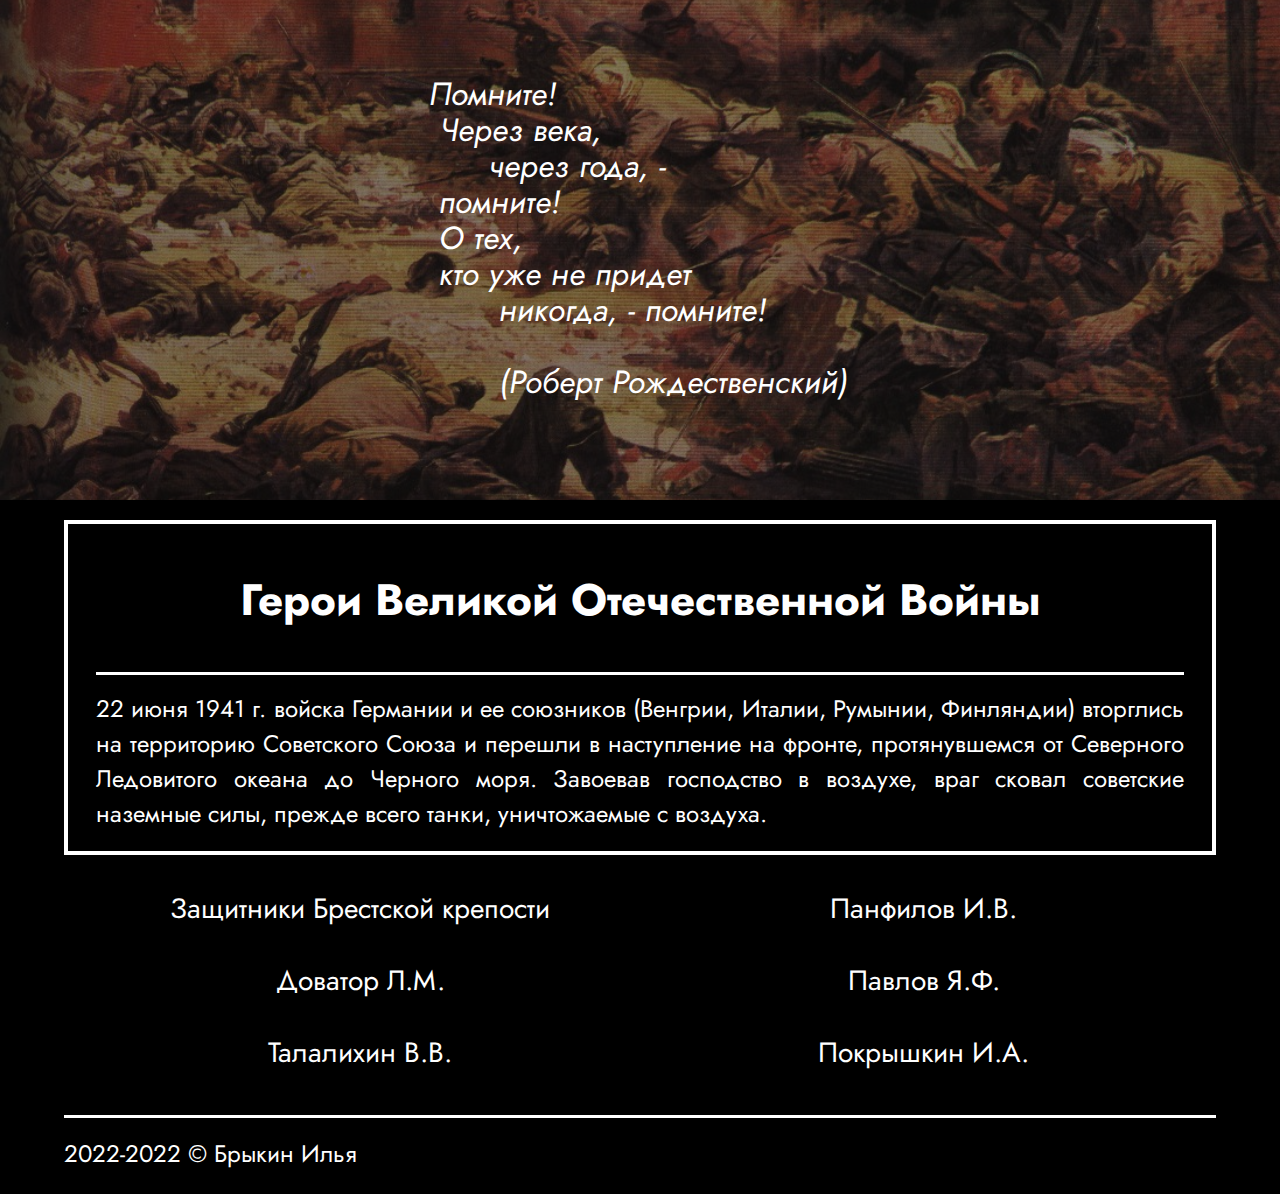
<file: index.html>
<html>
	<head>
    	<title>Помните - Главная</title>
		<meta name="viewport" content="width=device-width, initial-scale=1.0">
		<link rel="preconnect" href="https://fonts.googleapis.com">
		<link rel="preconnect" href="https://fonts.gstatic.com" crossorigin>
		<link href="https://fonts.googleapis.com/css2?family=Jost&display=swap" rel="stylesheet">
		<link rel="stylesheet" href="style/style.css" type="text/css">
		<style>
			.border {
				box-sizing: border-box;
				padding: 20px 28px 20px 28px;
				margin: 0 auto;
				margin-bottom: 24px;
				width: 100%;
				border: solid white 4px;
			}
			.story {
				font-size: 24px;
				color: white;
				text-align: justify;
				margin: 0;
				margin-top: 16px;
				width: auto;
			}
			.heroes {
				width: 90%;
				margin: auto;
			}
			footer {
				width: 90%;
				margin: auto;
			}
			@media screen and (max-width: 768px) {
				.heroes {
					width: 90%;
					padding: 20px 0px 0px 0px;
				}
				footer {
					width: 90%;
					margin: auto;
				}
			}
		</style>
	</head>
	<body>
		<div class="main">
			<a href="index.html" class="img-link">
				<div class="main-img">
					<div class="main-img-overlay">
						<p class="art"><i>Помните!<br>
							&nbspЧерез века,<br>
											 &nbsp&nbsp&nbsp&nbsp&nbsp&nbspчерез года, -<br>
							   &nbspпомните!<br>
							   &nbspО тех,<br>
							   &nbspкто уже  не придет<br>
													 &nbsp&nbsp&nbsp&nbsp&nbsp&nbsp&nbspникогда, - помните!<br><br>
							
													  &nbsp&nbsp&nbsp&nbsp&nbsp&nbsp&nbsp(Роберт Рождественский)</i>
										</p>
					</div>
				</div>
			</a>
			<div class="heroes">
				<div class="border">
					<h1 class="title">Герои Великой Отечественной Войны</h1>
					<div class="line"></div>
					<p class="story">22 июня 1941 г. войска Германии и ее союзников (Венгрии, Италии, Румынии, Финляндии) вторглись на территорию Советского Союза и перешли в наступление на фронте, протянувшемся от Северного Ледовитого океана до Черного моря. Завоевав господство в воздухе, враг сковал советские наземные силы, прежде всего танки, уничтожаемые с воздуха.</p>
				</div>
				<div class="list-heroes">
					<div class="pare">
						<a class="link-button" href="br-kr.html"><div class="button">
							<p>Защитники Брестской крепости</p>
						</div></a>
						<a class="link-button" href="panf.html"><div class="button">
							<p>Панфилов И.В.</p>
						</div></a>
					</div>
					<div class="pare">
						<a class="link-button" href="dovator.html"><div class="button">
							<p>Доватор Л.М.</p>
						</div></a>
						<a class="link-button" href="pav.html"><div class="button">
							<p>Павлов Я.Ф.</p>
						</div></a>
					</div>
					<div class="pare">
						<a class="link-button" href="tal.html"><div class="button">
							<p>Талалихин В.В.</p>
						</div></a>
						<a class="link-button" href="pokr.html"><div class="button">
							<p>Покрышкин И.А.</p>
						</div></a>
					</div>
				</div>
			</div>
			<footer>
				<div class="line" style="width: 100%; height: 4px;"></div>
				<a href="index.html" style="text-decoration: none; line-height: 32px;" class="copy">2022-2022 © Брыкин Илья</a>
			</footer>
		</div>
	</body>
</html>
</file>
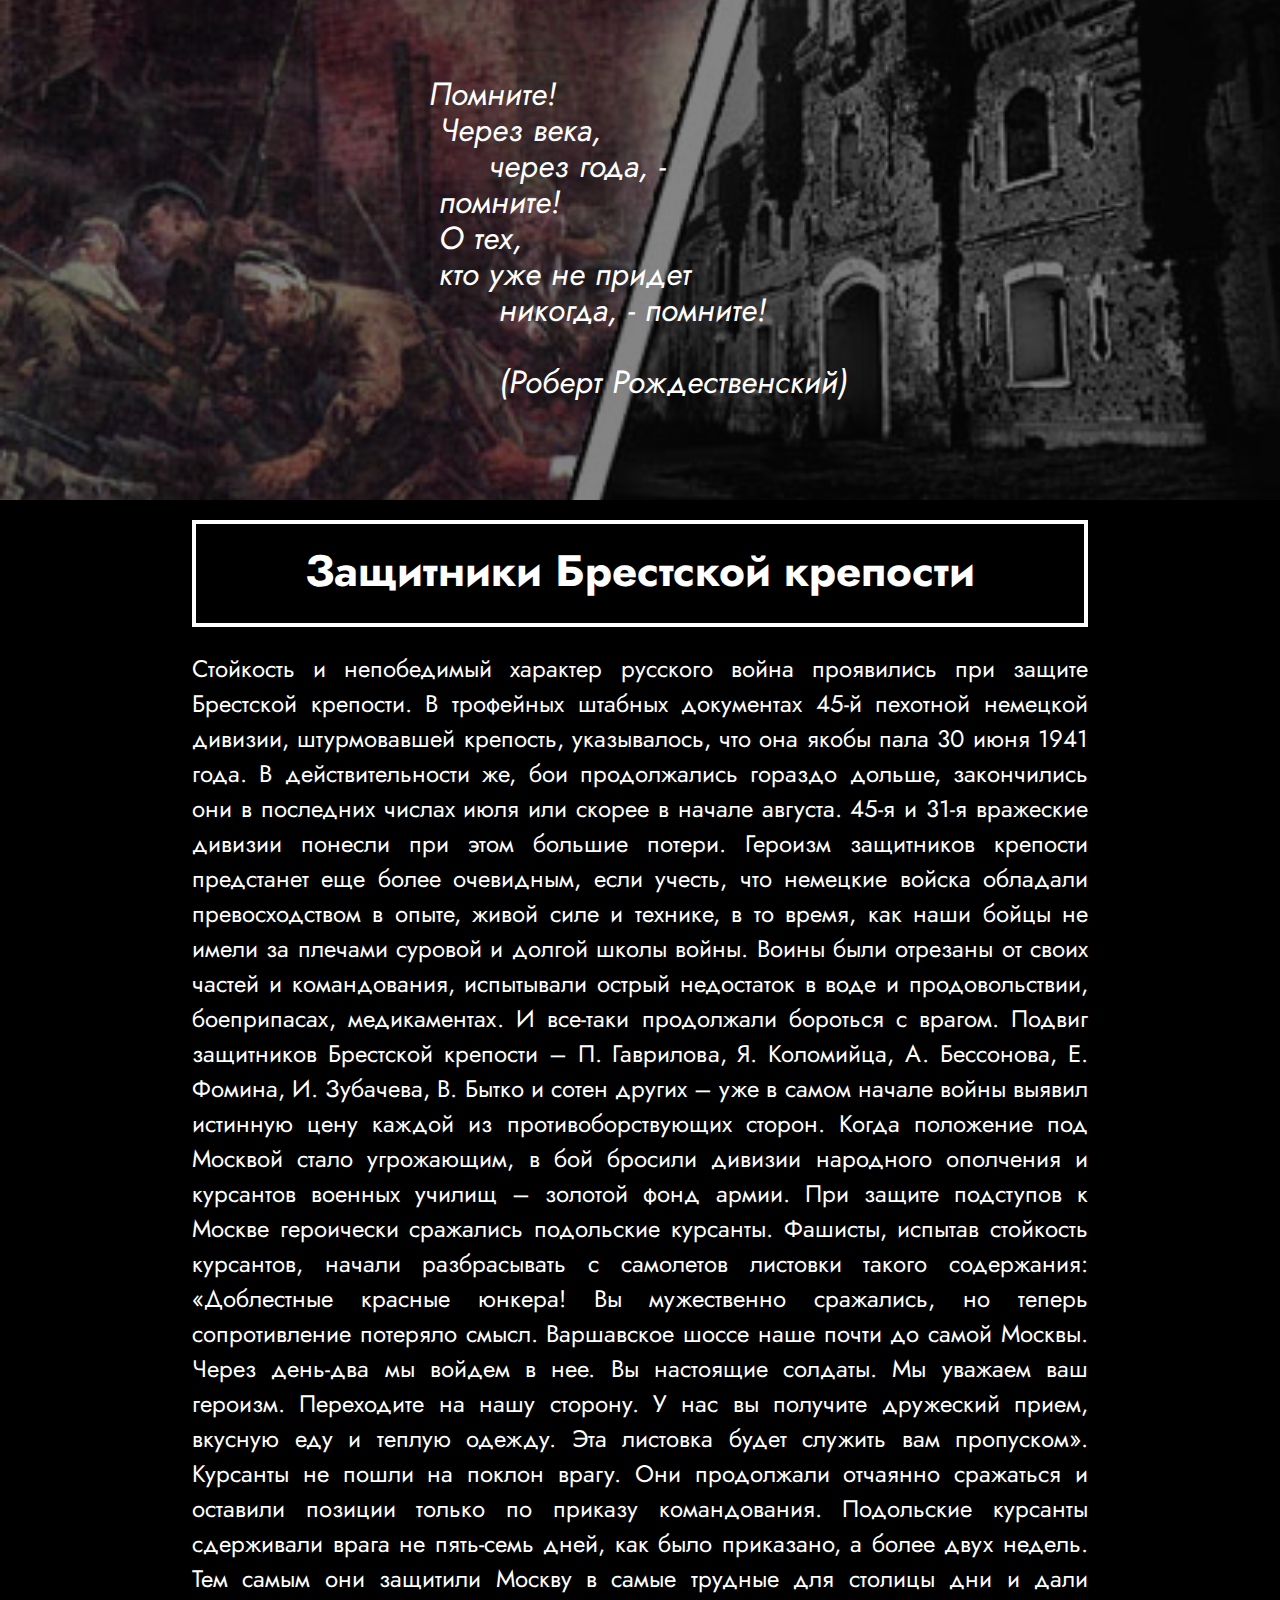
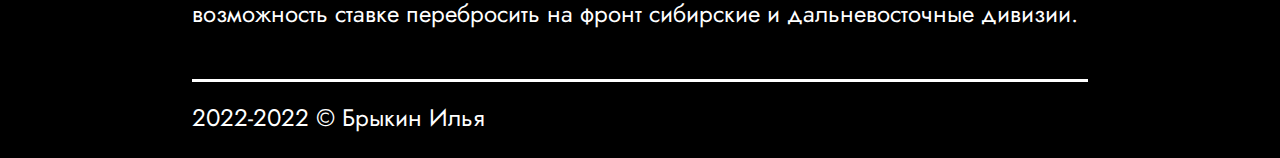
<file: br-kr.html>
<html>
	<head>
    	<title>Помните - Защитники Брестской крепости</title>
		<meta name="viewport" content="width=device-width, initial-scale=1.0">
		<link rel="preconnect" href="https://fonts.googleapis.com">
		<link rel="preconnect" href="https://fonts.gstatic.com" crossorigin>
		<link href="https://fonts.googleapis.com/css2?family=Jost&display=swap" rel="stylesheet">
		<link rel="stylesheet" href="style/style.css" type="text/css">
		<style type="text/css">
			.main-img {
				position: relative;
    			top: -32;
				width: 100%;
				height: 500px;
				background-image: url("img/Br-kr.jpg");
				background-repeat: no-repeat;
				background-size: cover;
				background-position: 50% 70%;
			}
			@media screen and (max-width: 768px) {
				.heroes {
					width: 90%;
					margin: auto;
				}
			}

		</style>
	</head>
	<body>
		<div class="main">
			<a href="index.html" class="img-link">
				<div class="main-img">
					<div class="main-img-overlay">
						<p class="art"><i>Помните!<br>
							&nbspЧерез века,<br>
											 &nbsp&nbsp&nbsp&nbsp&nbsp&nbspчерез года, -<br>
							   &nbspпомните!<br>
							   &nbspО тех,<br>
							   &nbspкто уже  не придет<br>
													 &nbsp&nbsp&nbsp&nbsp&nbsp&nbsp&nbspникогда, - помните!<br><br>
							
													  &nbsp&nbsp&nbsp&nbsp&nbsp&nbsp&nbsp(Роберт Рождественский)</i>
										</p>
					</div>
				</div>
			</a>
			<div class="heroes">
				<div class="border" style="padding: 20px 0px 24px 0px;">
					<h1 class="title" style="margin: 0 auto;">Защитники Брестской крепости</h1>
				</div>
				<p class="story">Стойкость и непобедимый характер русского война проявились при защите Брестской крепости. В трофейных штабных документах 45-й пехотной немецкой дивизии, штурмовавшей крепость, указывалось, что она якобы пала 30 июня 1941 года. В действительности же, бои продолжались гораздо дольше, закончились они в последних числах июля или скорее в начале августа. 45-я и 31-я вражеские дивизии понесли при этом большие потери. Героизм защитников крепости предстанет еще более очевидным, если учесть, что немецкие войска обладали превосходством в опыте, живой силе и технике, в то время, как наши бойцы не имели за плечами суровой и долгой школы войны. Воины были отрезаны от своих частей и командования, испытывали острый недостаток в воде и продовольствии, боеприпасах, медикаментах. И все-таки продолжали бороться с врагом. Подвиг защитников Брестской крепости – П. Гаврилова, Я. Коломийца, А. Бессонова, Е. Фомина, И. Зубачева, В. Бытко и сотен других – уже в самом начале войны выявил истинную цену каждой из противоборствующих сторон. 
					Когда положение под Москвой стало угрожающим, в бой бросили дивизии народного ополчения и курсантов военных училищ – золотой фонд армии. При защите подступов к Москве героически сражались подольские курсанты. Фашисты, испытав стойкость курсантов, начали разбрасывать с самолетов листовки такого содержания: «Доблестные красные юнкера! Вы мужественно сражались, но теперь сопротивление потеряло смысл. Варшавское шоссе наше почти до самой Москвы. Через день-два мы войдем в нее. Вы настоящие солдаты. Мы уважаем ваш героизм. Переходите на нашу сторону. У нас вы получите дружеский прием, вкусную еду и теплую одежду. Эта листовка будет служить вам пропуском». Курсанты не пошли на поклон врагу. Они продолжали отчаянно сражаться и оставили позиции только по приказу командования. Подольские курсанты сдерживали врага не пять-семь дней, как было приказано, а более двух недель. Тем самым они защитили Москву в самые трудные для столицы дни и дали возможность ставке перебросить на фронт сибирские и дальневосточные дивизии. 
				</p>
			</div>
			<footer>
				<div class="line" style="width: 100%; height: 4px;"></div>
				<a href="index.html" style="text-decoration: none; line-height: 32px;" class="copy">2022-2022 © Брыкин Илья</a>
			</footer>
		</div>
	</body>
</html>
</file>
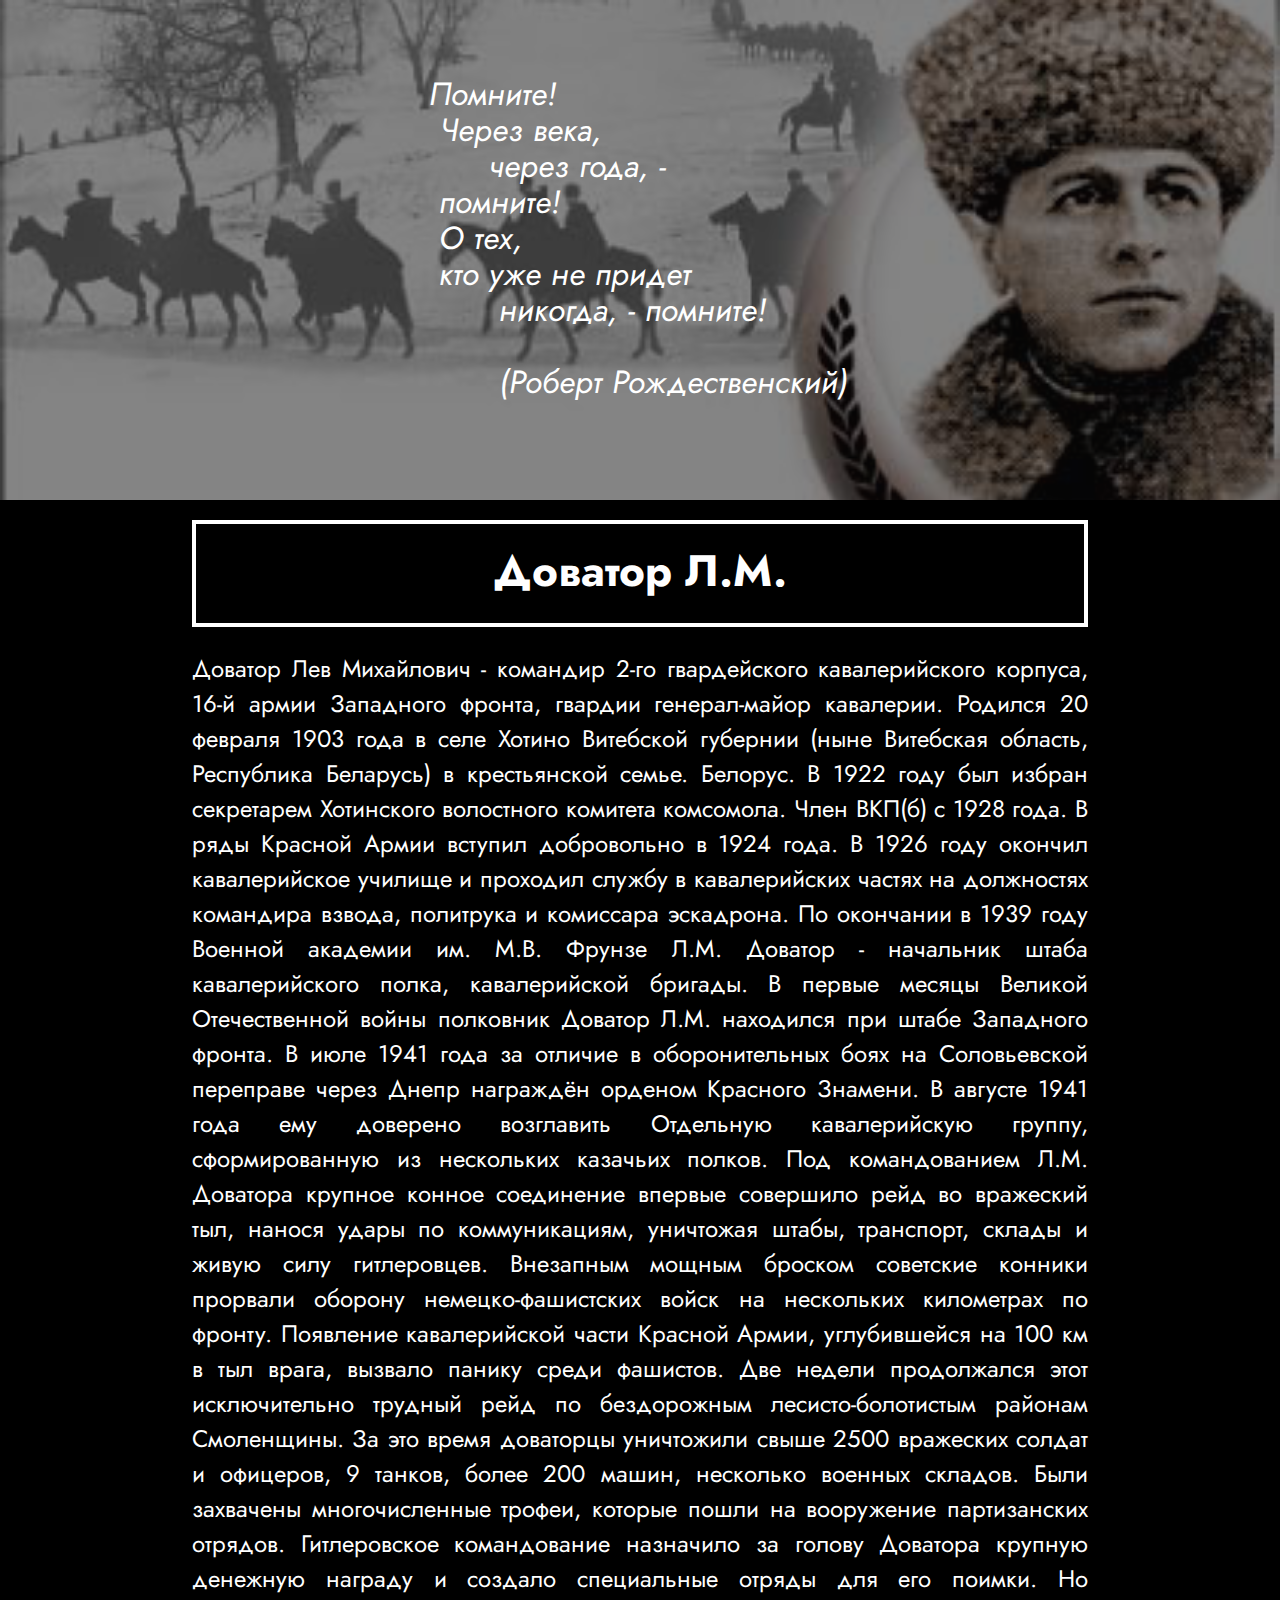
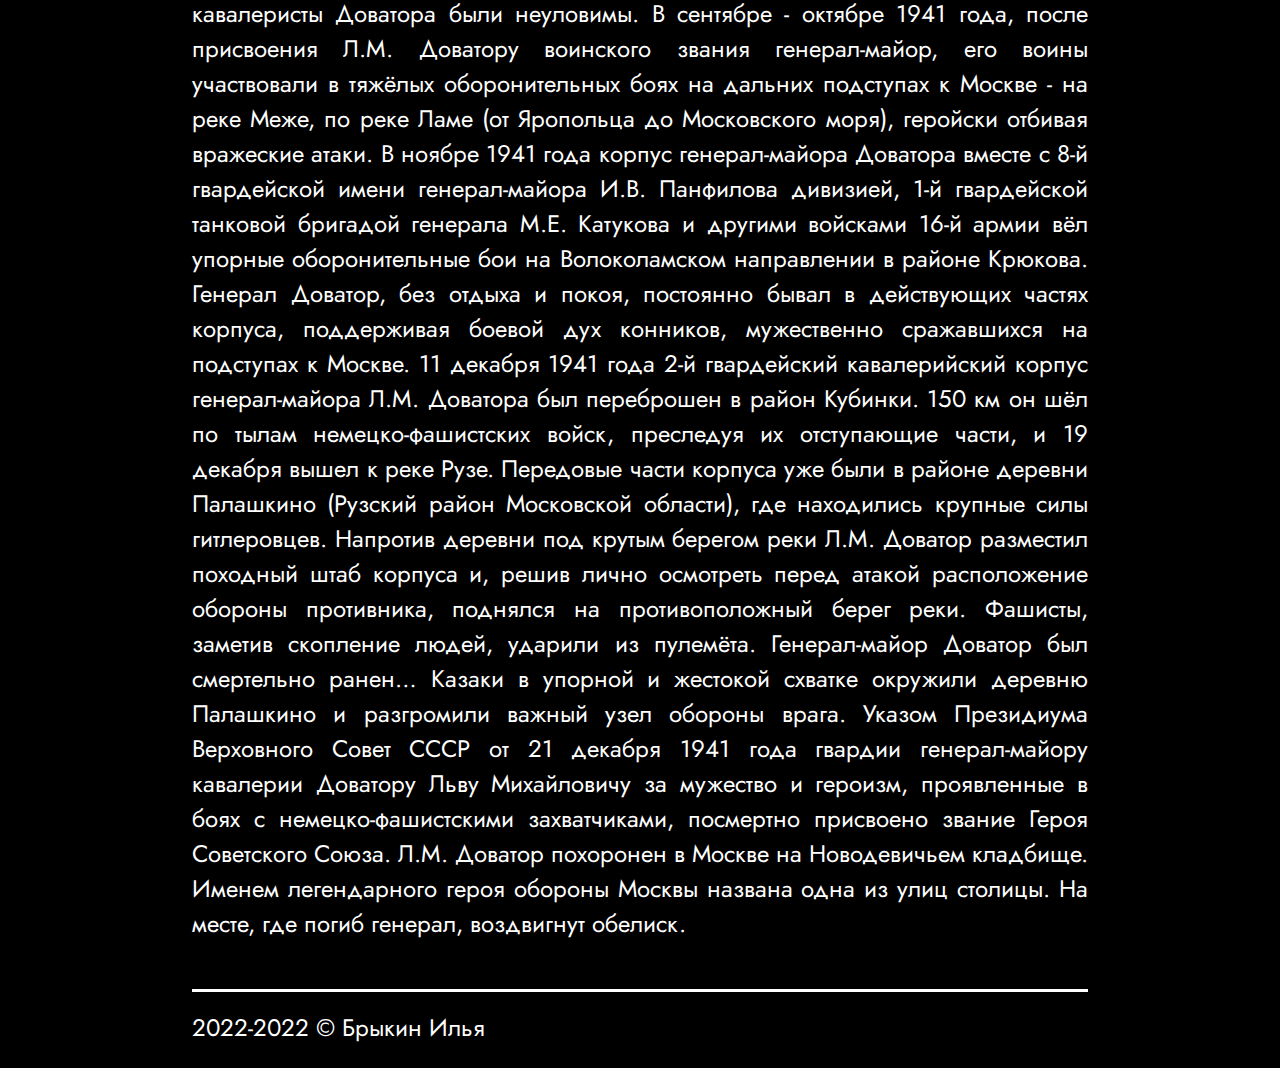
<file: dovator.html>
<html>
	<head>
    	<title>Помните - Доватор Л.М.</title>
		<meta name="viewport" content="width=device-width, initial-scale=1.0">
		<link rel="preconnect" href="https://fonts.googleapis.com">
		<link rel="preconnect" href="https://fonts.gstatic.com" crossorigin>
		<link href="https://fonts.googleapis.com/css2?family=Jost&display=swap" rel="stylesheet">
		<link rel="stylesheet" href="style/style.css" type="text/css">
		<style type="text/css">
			.main-img {
				position: relative;
    			top: -32;
				width: 100%;
				height: 500px;
				background-image: url("img/Dovator.jpg");
				background-repeat: no-repeat;
				background-size: cover;
				background-position: 50% 70%;
			}
		</style>
	</head>
	<body>
		<div class="main">
			<a href="index.html" class="img-link">
				<div class="main-img">
					<div class="main-img-overlay">
						<p class="art"><i>Помните!<br>
							&nbspЧерез века,<br>
											 &nbsp&nbsp&nbsp&nbsp&nbsp&nbspчерез года, -<br>
							   &nbspпомните!<br>
							   &nbspО тех,<br>
							   &nbspкто уже  не придет<br>
													 &nbsp&nbsp&nbsp&nbsp&nbsp&nbsp&nbspникогда, - помните!<br><br>
							
													  &nbsp&nbsp&nbsp&nbsp&nbsp&nbsp&nbsp(Роберт Рождественский)</i>
										</p>
					</div>
				</div>
			</a>
			<div class="heroes">
				<div class="border" style="padding: 20px 0px 24px 0px;">
					<h1 class="title" style="margin: 0 auto;">Доватор Л.М.</h1>
				</div>
				<p class="story">Доватор Лев Михайлович - командир 2-го гвардейского кавалерийского корпуса, 16-й армии Западного фронта, гвардии генерал-майор кавалерии. 
					Родился 20 февраля 1903 года в селе Хотино Витебской губернии (ныне Витебская область, Республика Беларусь) в крестьянской семье. Белорус. В 1922 году был избран секретарем Хотинского волостного комитета комсомола. Член ВКП(б) с 1928 года. 
					В ряды Красной Армии вступил добровольно в 1924 года. В 1926 году окончил кавалерийское училище и проходил службу в кавалерийских частях на должностях командира взвода, политрука и комиссара эскадрона. По окончании в 1939 году Военной академии им. М.В. Фрунзе Л.М. Доватор - начальник штаба кавалерийского полка, кавалерийской бригады. 
					В первые месяцы Великой Отечественной войны полковник Доватор Л.М. находился при штабе Западного фронта. В июле 1941 года за отличие в оборонительных боях на Соловьевской переправе через Днепр награждён орденом Красного Знамени. 
					В августе 1941 года ему доверено возглавить Отдельную кавалерийскую группу, сформированную из нескольких казачьих полков. Под командованием Л.М. Доватора крупное конное соединение впервые совершило рейд во вражеский тыл, нанося удары по коммуникациям, уничтожая штабы, транспорт, склады и живую силу гитлеровцев. 
					Внезапным мощным броском советские конники прорвали оборону немецко-фашистских войск на нескольких километрах по фронту. Появление кавалерийской части Красной Армии, углубившейся на 100 км в тыл врага, вызвало панику среди фашистов. Две недели продолжался этот исключительно трудный рейд по бездорожным лесисто-болотистым районам Смоленщины. За это время доваторцы уничтожили свыше 2500 вражеских солдат и офицеров, 9 танков, более 200 машин, несколько военных складов. Были захвачены многочисленные трофеи, которые пошли на вооружение партизанских отрядов. Гитлеровское командование назначило за голову Доватора крупную денежную награду и создало специальные отряды для его поимки. Но кавалеристы Доватора были неуловимы. 
					В сентябре - октябре 1941 года, после присвоения Л.М. Доватору воинского звания генерал-майор, его воины участвовали в тяжёлых оборонительных боях на дальних подступах к Москве - на реке Меже, по реке Ламе (от Яропольца до Московского моря), геройски отбивая вражеские атаки. 
					В ноябре 1941 года корпус генерал-майора Доватора вместе с 8-й гвардейской имени генерал-майора И.В. Панфилова дивизией, 1-й гвардейской танковой бригадой генерала М.Е. Катукова и другими войсками 16-й армии вёл упорные оборонительные бои на Волоколамском направлении в районе Крюкова. 
					Генерал Доватор, без отдыха и покоя, постоянно бывал в действующих частях корпуса, поддерживая боевой дух конников, мужественно сражавшихся на подступах к Москве. 
					11 декабря 1941 года 2-й гвардейский кавалерийский корпус генерал-майора Л.М. Доватора был переброшен в район Кубинки. 150 км он шёл по тылам немецко-фашистских войск, преследуя их отступающие части, и 19 декабря вышел к реке Рузе. 
					Передовые части корпуса уже были в районе деревни Палашкино (Рузский район Московской области), где находились крупные силы гитлеровцев. Напротив деревни под крутым берегом реки Л.М. Доватор разместил походный штаб корпуса и, решив лично осмотреть перед атакой расположение обороны противника, поднялся на противоположный берег реки. Фашисты, заметив скопление людей, ударили из пулемёта. Генерал-майор Доватор был смертельно ранен… Казаки в упорной и жестокой схватке окружили деревню Палашкино и разгромили важный узел обороны врага. 
					Указом Президиума Верховного Совет СССР от 21 декабря 1941 года гвардии генерал-майору кавалерии Доватору Льву Михайловичу за мужество и героизм, проявленные в боях с немецко-фашистскими захватчиками, посмертно присвоено звание Героя Советского Союза. 
					Л.М. Доватор похоронен в Москве на Новодевичьем кладбище. Именем легендарного героя обороны Москвы названа одна из улиц столицы. На месте, где погиб генерал, воздвигнут обелиск. 
					</p>
			</div>
			<footer>
				<div class="line" style="width: 100%; height: 4px;"></div>
				<a href="index.html" style="text-decoration: none; line-height: 32px;" class="copy">2022-2022 © Брыкин Илья</a>
			</footer>
		</div>
	</body>
</html>
</file>
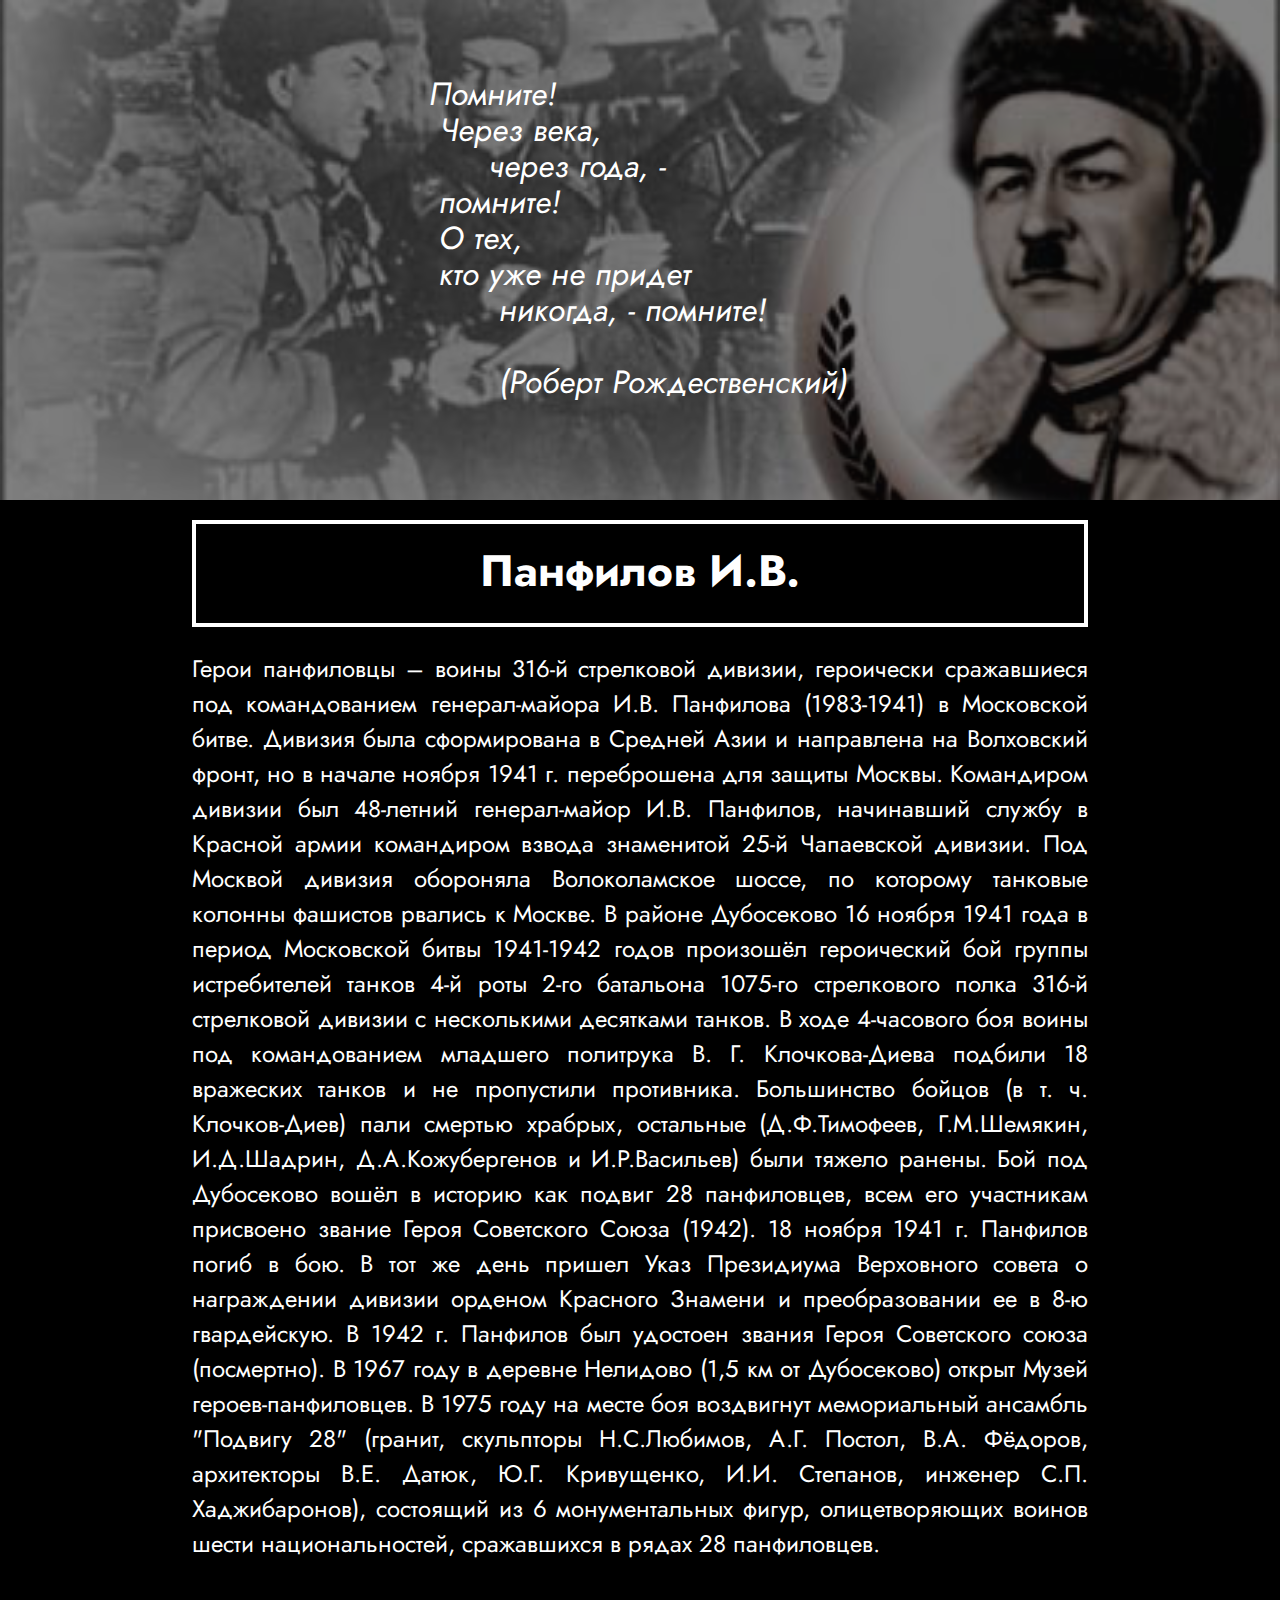
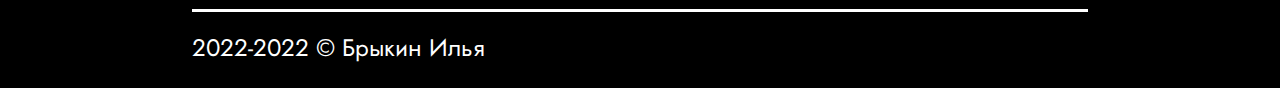
<file: panf.html>
<html>
	<head>
    	<title>Помните - Панфилов И.В.</title>
		<meta name="viewport" content="width=device-width, initial-scale=1.0">
		<link rel="preconnect" href="https://fonts.googleapis.com">
		<link rel="preconnect" href="https://fonts.gstatic.com" crossorigin>
		<link href="https://fonts.googleapis.com/css2?family=Jost&display=swap" rel="stylesheet">
		<link rel="stylesheet" href="style/style.css" type="text/css">
		<style type="text/css">
			.main-img {
				position: relative;
    			top: -32;
				width: 100%;
				height: 500px;
				background-image: url("img/Panf.jpg");
				background-repeat: no-repeat;
				background-size: cover;
				background-position: 50% 70%;
			}
		</style>
	</head>
	<body>
		<div class="main">
			<a href="index.html" class="img-link">
				<div class="main-img">
					<div class="main-img-overlay">
						<p class="art"><i>Помните!<br>
							&nbspЧерез века,<br>
											 &nbsp&nbsp&nbsp&nbsp&nbsp&nbspчерез года, -<br>
							   &nbspпомните!<br>
							   &nbspО тех,<br>
							   &nbspкто уже  не придет<br>
													 &nbsp&nbsp&nbsp&nbsp&nbsp&nbsp&nbspникогда, - помните!<br><br>
							
													  &nbsp&nbsp&nbsp&nbsp&nbsp&nbsp&nbsp(Роберт Рождественский)</i>
										</p>
					</div>
				</div>
			</a>
			<div class="heroes">
				<div class="border" style="padding: 20px 0px 24px 0px;">
					<h1 class="title" style="margin: 0 auto;">Панфилов И.В.</h1>
				</div>
				<p class="story">Герои панфиловцы – воины 316-й стрелковой дивизии, героически сражавшиеся под командованием генерал-майора И.B. Панфилова (1983-1941) в Московской битве. 
					Дивизия была сформирована в Средней Азии и направлена на Волховский фронт, но в начале ноября 1941 г. переброшена для защиты Москвы. Командиром дивизии был 48-летний генерал-майор И.В. Панфилов, начинавший службу в Красной армии командиром взвода знаменитой 25-й Чапаевской дивизии. Под Москвой дивизия обороняла Волоколамское шоссе, по которому танковые колонны фашистов рвались к Москве. В районе Дубосеково 16 ноября 1941 года в период Московской битвы 1941-1942 годов произошёл героический бой группы истребителей танков 4-й роты 2-го батальона 1075-го стрелкового полка 316-й стрелковой дивизии с несколькими десятками танков. В ходе 4-часового боя воины под командованием младшего политрука В. Г. Клочкова-Диева подбили 18 вражеских танков и не пропустили противника. Большинство бойцов (в т. ч. Клочков-Диев) пали смертью храбрых, остальные (Д.Ф.Тимофеев, Г.М.Шемякин, И.Д.Шадрин, Д.А.Кожубергенов и И.Р.Васильев) были тяжело ранены. Бой под Дубосеково вошёл в историю как подвиг 28 панфиловцев, всем его участникам присвоено звание Героя Советского Союза (1942).
					18 ноября 1941 г. Панфилов погиб в бою. В тот же день пришел Указ Президиума Верховного совета о награждении дивизии орденом Красного Знамени и преобразовании ее в 8-ю гвардейскую. В 1942 г. Панфилов был удостоен звания Героя Советского союза (посмертно).
				В 1967 году в деревне Нелидово (1,5 км от Дубосеково) открыт Музей героев-панфиловцев. В 1975 году на месте боя воздвигнут мемориальный ансамбль "Подвигу 28" (гранит, скульпторы Н.С.Любимов, А.Г. Постол, В.А. Фёдоров, архитекторы В.Е. Датюк, Ю.Г. Кривущенко, И.И. Степанов, инженер С.П. Хаджибаронов), состоящий из 6 монументальных фигур, олицетворяющих воинов шести национальностей, сражавшихся в рядах 28 панфиловцев. 
				</p>
			</div>
			<footer>
				<div class="line" style="width: 100%; height: 4px;"></div>
				<a href="index.html" style="text-decoration: none; line-height: 32px;" class="copy">2022-2022 © Брыкин Илья</a>
			</footer>
		</div>
	</body>
</html>
</file>
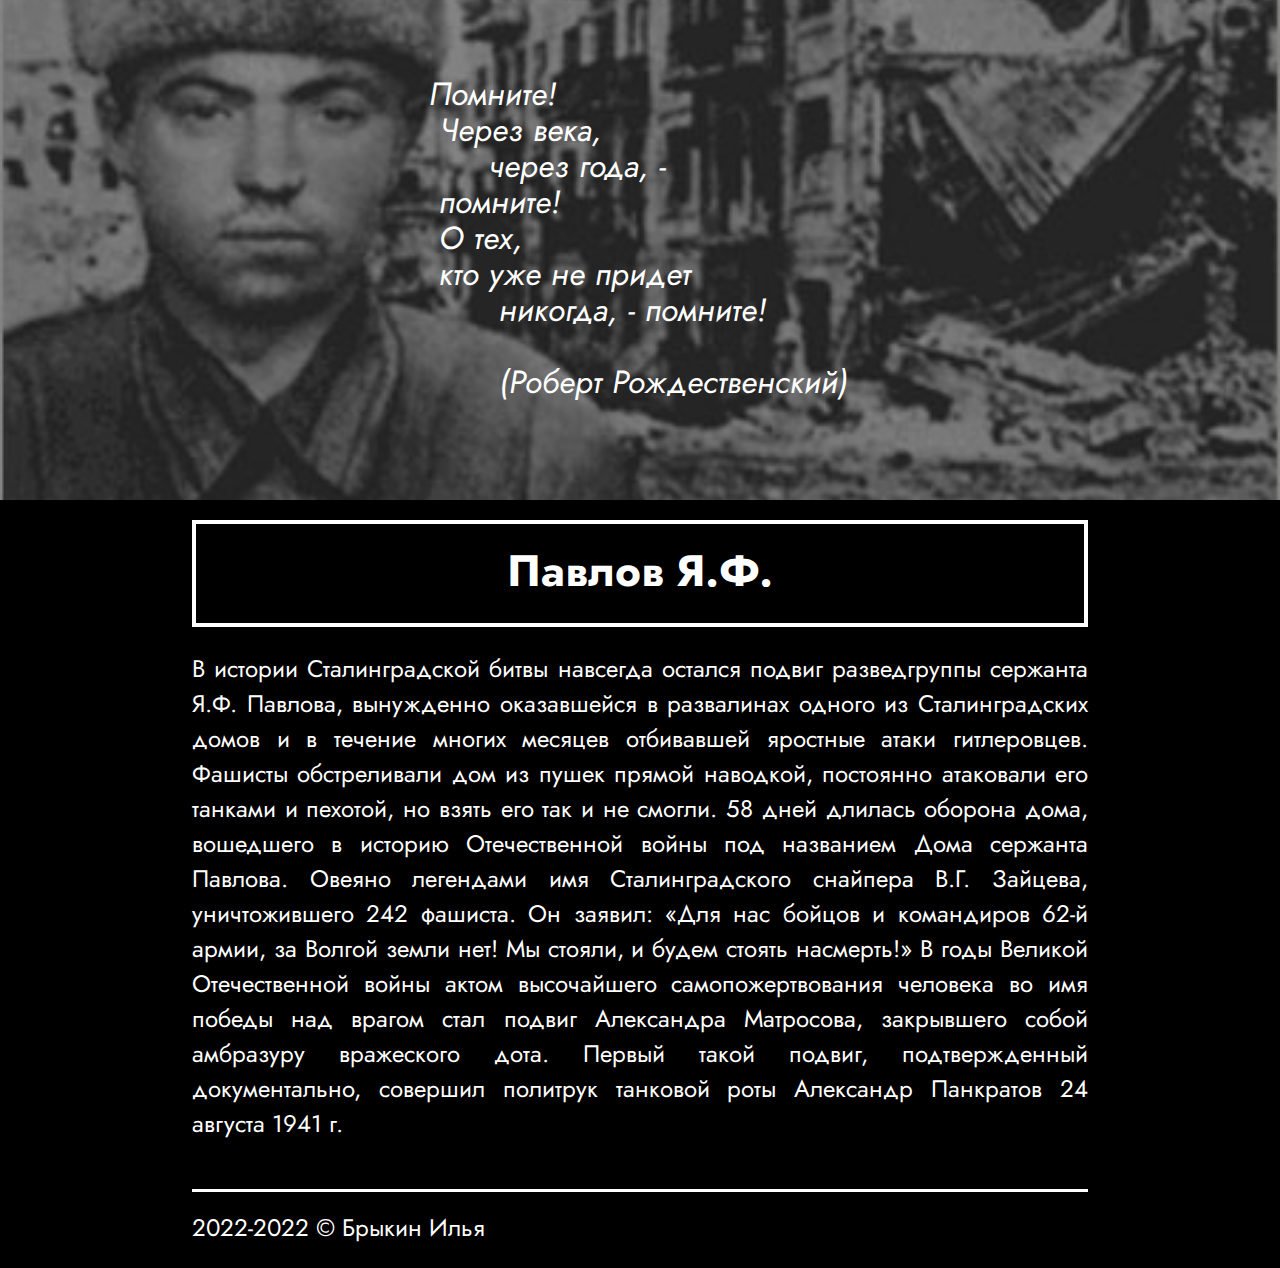
<file: pav.html>
<html>
	<head>
    	<title>Помните - Павлов Я.Ф.</title>
		<meta name="viewport" content="width=device-width, initial-scale=1.0">
		<link rel="preconnect" href="https://fonts.googleapis.com">
		<link rel="preconnect" href="https://fonts.gstatic.com" crossorigin>
		<link href="https://fonts.googleapis.com/css2?family=Jost&display=swap" rel="stylesheet">
		<link rel="stylesheet" href="style/style.css" type="text/css">
		<style type="text/css">
			.main-img {
				position: relative;
    			top: -32;
				width: 100%;
				height: 500px;
				background-image: url("img/Pav.jpg");
				background-repeat: no-repeat;
				background-size: cover;
				background-position: 50% 70%;
			}
		</style>
	</head>
	<body>
		<div class="main">
			<a href="index.html" class="img-link">
				<div class="main-img">
					<div class="main-img-overlay">
						<p class="art"><i>Помните!<br>
							&nbspЧерез века,<br>
											 &nbsp&nbsp&nbsp&nbsp&nbsp&nbspчерез года, -<br>
							   &nbspпомните!<br>
							   &nbspО тех,<br>
							   &nbspкто уже  не придет<br>
													 &nbsp&nbsp&nbsp&nbsp&nbsp&nbsp&nbspникогда, - помните!<br><br>
							
													  &nbsp&nbsp&nbsp&nbsp&nbsp&nbsp&nbsp(Роберт Рождественский)</i>
										</p>
					</div>
				</div>
			</a>
			<div class="heroes">
				<div class="border" style="padding: 20px 0px 24px 0px;">
					<h1 class="title" style="margin: 0 auto;">Павлов Я.Ф.</h1>
				</div>
				<p class="story">В истории Сталинградской битвы навсегда остался подвиг разведгруппы сержанта Я.Ф. Павлова, вынужденно оказавшейся в развалинах одного из Сталинградских домов и в течение многих месяцев отбивавшей яростные атаки гитлеровцев. Фашисты обстреливали дом из пушек прямой наводкой, постоянно атаковали его танками и пехотой, но взять его так и не смогли. 58 дней длилась оборона дома, вошедшего в историю Отечественной войны под названием Дома сержанта Павлова. Овеяно легендами имя Сталинградского снайпера В.Г. Зайцева, уничтожившего 242 фашиста. Он заявил: «Для нас бойцов и командиров 62-й армии, за Волгой земли нет! Мы стояли, и будем стоять насмерть!» 
					В годы Великой Отечественной войны актом высочайшего самопожертвования человека во имя победы над врагом стал подвиг Александра Матросова, закрывшего собой амбразуру вражеского дота. Первый такой подвиг, подтвержденный документально, совершил политрук танковой роты Александр Панкратов 24 августа 1941 г. 
				</p>
			</div>
			<footer>
				<div class="line" style="width: 100%; height: 4px;"></div>
				<a href="index.html" style="text-decoration: none; line-height: 32px;" class="copy">2022-2022 © Брыкин Илья</a>
			</footer>
		</div>
	</body>
</html>
</file>
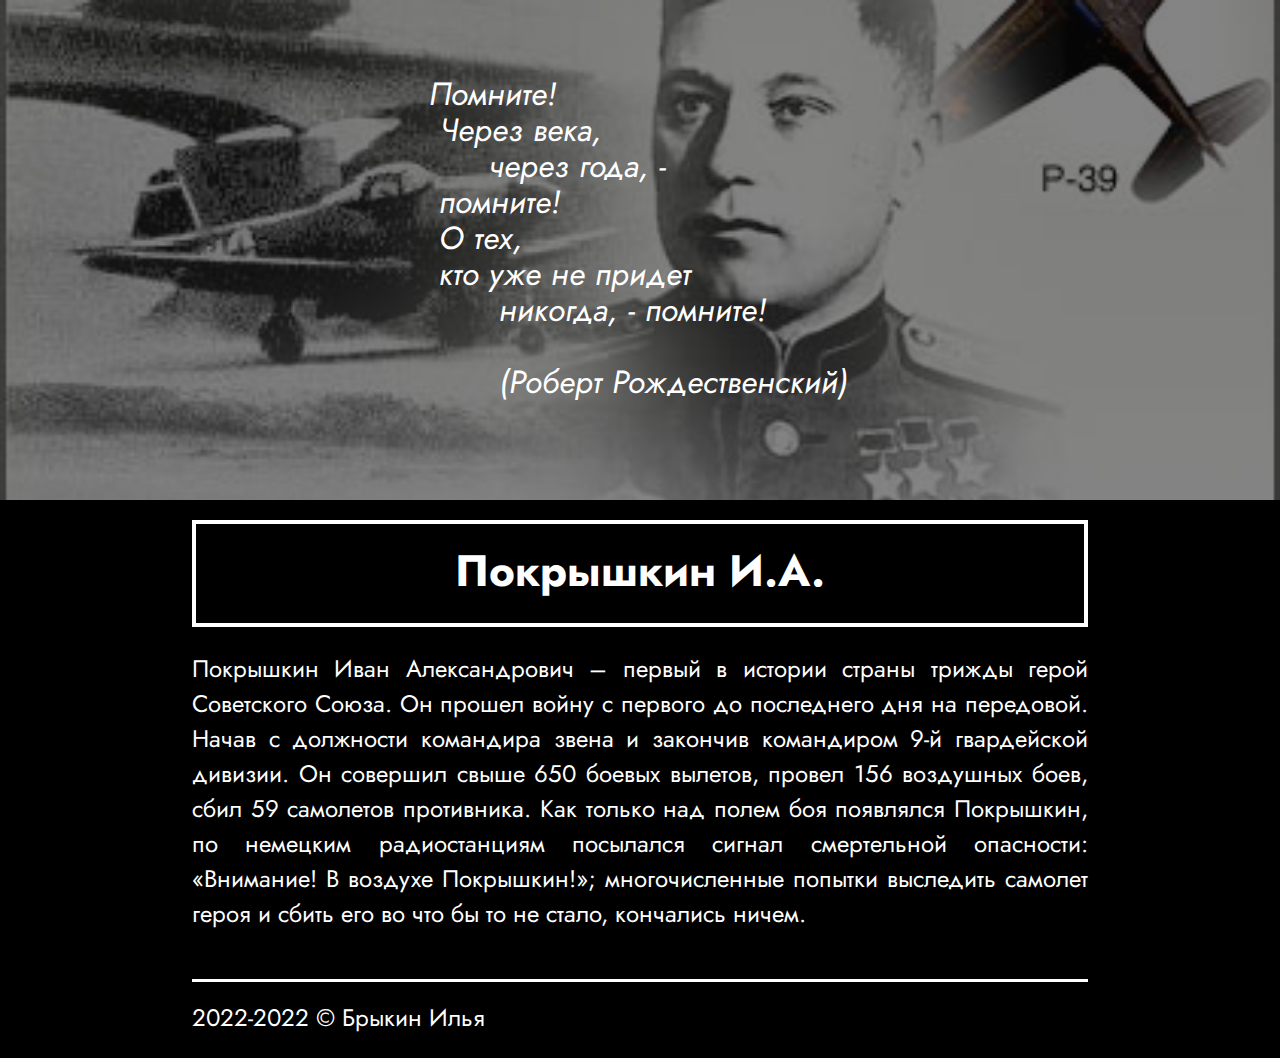
<file: pokr.html>
<html>
	<head>
    	<title>Помните - Покрышкин И.А.</title>
		<meta name="viewport" content="width=device-width, initial-scale=1.0">
		<link rel="preconnect" href="https://fonts.googleapis.com">
		<link rel="preconnect" href="https://fonts.gstatic.com" crossorigin>
		<link href="https://fonts.googleapis.com/css2?family=Jost&display=swap" rel="stylesheet">
		<link rel="stylesheet" href="style/style.css" type="text/css">
		<style type="text/css">
			.main-img {
				position: relative;
    			top: -32;
				width: 100%;
				height: 500px;
				background-image: url("img/Pokr.jpg");
				background-repeat: no-repeat;
				background-size: cover;
				background-position: 50% 70%;
			}
		</style>
	</head>
	<body>
		<div class="main">
			<a href="index.html" class="img-link">
				<div class="main-img">
					<div class="main-img-overlay">
						<p class="art"><i>Помните!<br>
							&nbspЧерез века,<br>
											 &nbsp&nbsp&nbsp&nbsp&nbsp&nbspчерез года, -<br>
							   &nbspпомните!<br>
							   &nbspО тех,<br>
							   &nbspкто уже  не придет<br>
													 &nbsp&nbsp&nbsp&nbsp&nbsp&nbsp&nbspникогда, - помните!<br><br>
							
													  &nbsp&nbsp&nbsp&nbsp&nbsp&nbsp&nbsp(Роберт Рождественский)</i>
										</p>
					</div>
				</div>
			</a>
			<div class="heroes">
				<div class="border" style="padding: 20px 0px 24px 0px;">
					<h1 class="title" style="margin: 0 auto;">Покрышкин И.А.</h1>
				</div>
				<p class="story">Покрышкин Иван Александрович – первый в истории страны трижды герой Советского Союза. Он прошел войну с первого до последнего дня на передовой. Начав с должности командира звена и закончив командиром 9-й гвардейской дивизии. Он совершил свыше 650 боевых вылетов, провел 156 воздушных боев, сбил 59 самолетов противника. Как только над полем боя появлялся Покрышкин, по немецким радиостанциям посылался сигнал смертельной опасности: «Внимание! В воздухе Покрышкин!»; многочисленные попытки выследить самолет героя и сбить его во что бы то не стало, кончались ничем.
				</p>
			</div>
			<footer>
				<div class="line" style="width: 100%; height: 4px;"></div>
				<a href="index.html" style="text-decoration: none; line-height: 32px;" class="copy">2022-2022 © Брыкин Илья</a>
			</footer>
		</div>
	</body>
</html>
</file>
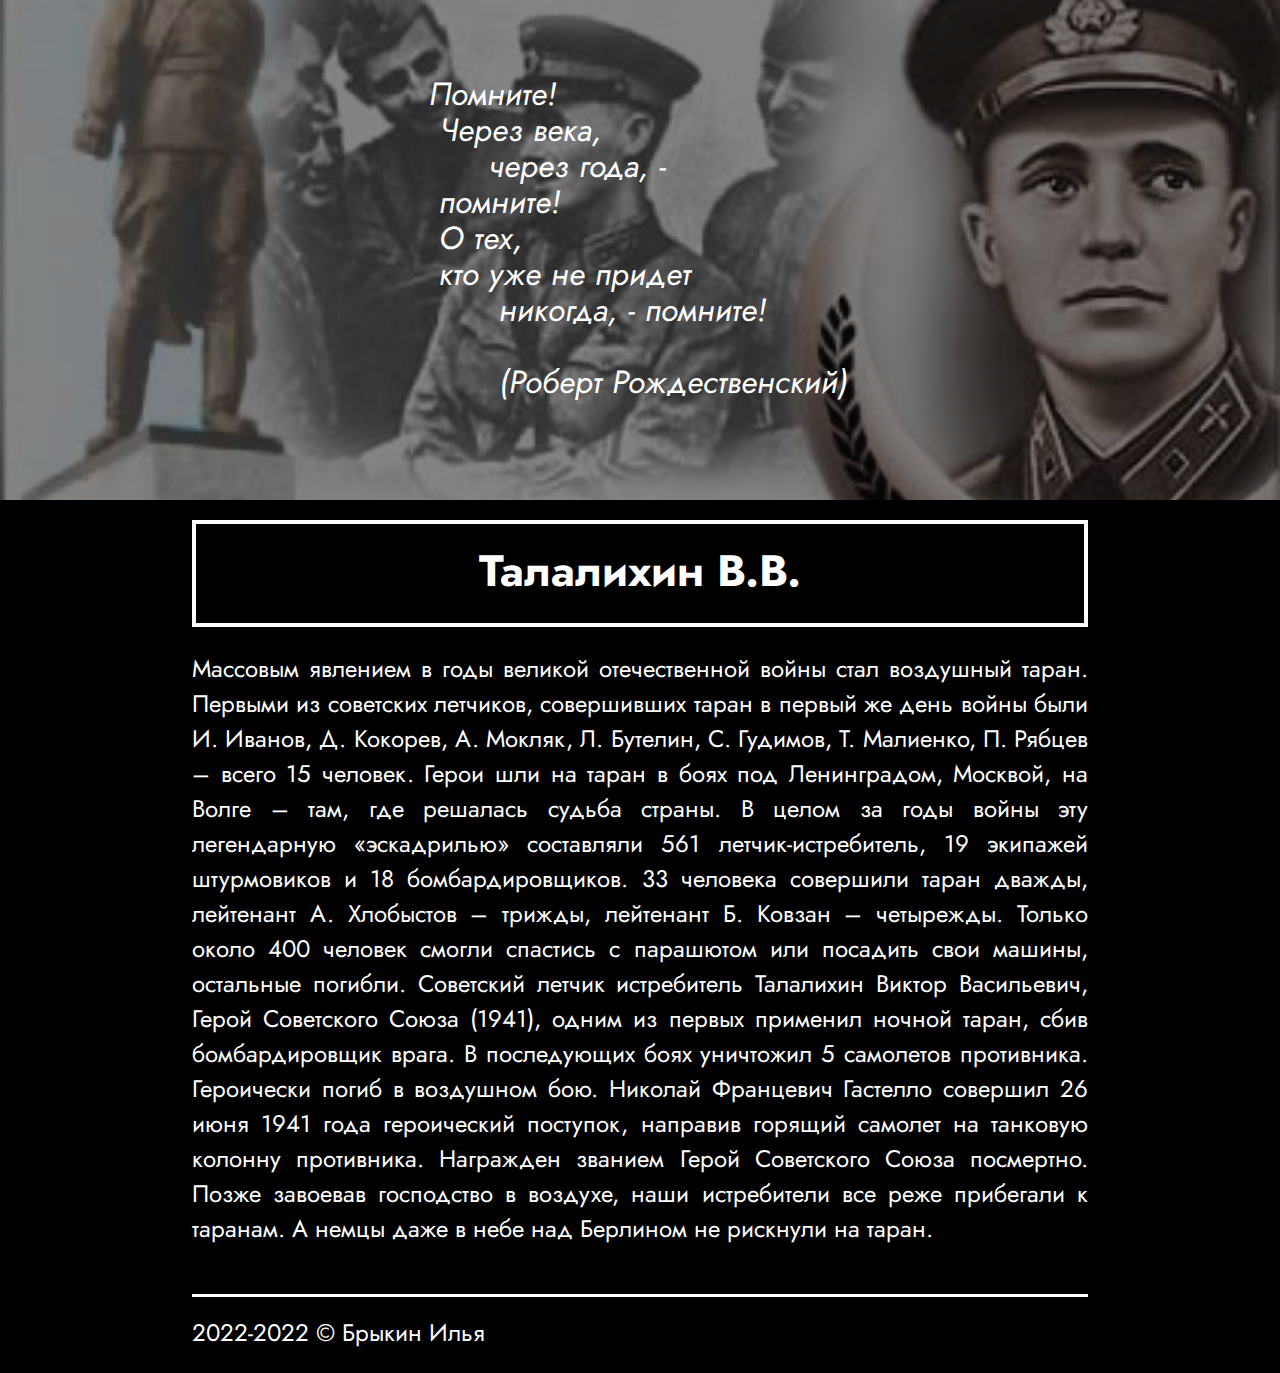
<file: tal.html>
<html>
	<head>
    	<title>Помните - Талалихин В.В.</title>
		<meta name="viewport" content="width=device-width, initial-scale=1.0">
		<link rel="preconnect" href="https://fonts.googleapis.com">
		<link rel="preconnect" href="https://fonts.gstatic.com" crossorigin>
		<link href="https://fonts.googleapis.com/css2?family=Jost&display=swap" rel="stylesheet">
		<link rel="stylesheet" href="style/style.css" type="text/css">
		<style type="text/css">
			.main-img {
				position: relative;
    			top: -32;
				width: 100%;
				height: 500px;
				background-image: url("img/Tal.jpg");
				background-repeat: no-repeat;
				background-size: cover;
				background-position: 50% 70%;
			}
		</style>
	</head>
	<body>
		<div class="main">
			<a href="index.html" class="img-link">
				<div class="main-img">
					<div class="main-img-overlay">
						<p class="art"><i>Помните!<br>
							&nbspЧерез века,<br>
											 &nbsp&nbsp&nbsp&nbsp&nbsp&nbspчерез года, -<br>
							   &nbspпомните!<br>
							   &nbspО тех,<br>
							   &nbspкто уже  не придет<br>
													 &nbsp&nbsp&nbsp&nbsp&nbsp&nbsp&nbspникогда, - помните!<br><br>
							
													  &nbsp&nbsp&nbsp&nbsp&nbsp&nbsp&nbsp(Роберт Рождественский)</i>
										</p>
					</div>
				</div>
			</a>
			<div class="heroes">
				<div class="border" style="padding: 20px 0px 24px 0px;">
					<h1 class="title" style="margin: 0 auto;">Талалихин В.В.</h1>
				</div>
				<p class="story">Массовым явлением в годы великой отечественной войны стал воздушный таран. Первыми из советских летчиков, совершивших таран в первый же день войны были И. Иванов, Д. Кокорев, А. Мокляк, Л. Бутелин, С. Гудимов, Т. Малиенко, П. Рябцев – всего 15 человек. Герои шли на таран в боях под Ленинградом, Москвой, на Волге – там, где решалась судьба страны. В целом за годы войны эту легендарную «эскадрилью» составляли 561 летчик-истребитель, 19 экипажей штурмовиков и 18 бомбардировщиков. 33 человека совершили таран дважды, лейтенант А. Хлобыстов – трижды, лейтенант Б. Ковзан – четырежды. Только около 400 человек смогли спастись с парашютом или посадить свои машины, остальные погибли. Советский летчик истребитель Талалихин Виктор Васильевич, Герой Советского Союза (1941), одним из первых применил ночной таран, сбив бомбардировщик врага. В последующих боях уничтожил 5 самолетов противника. Героически погиб в воздушном бою. Николай Францевич Гастелло совершил 26 июня 1941 года героический поступок, направив горящий самолет на танковую колонну противника. Награжден званием Герой Советского Союза посмертно. Позже завоевав господство в воздухе, наши истребители все реже прибегали к таранам. А немцы даже в небе над Берлином не рискнули на таран. 
				</p>
			</div>
			<footer>
				<div class="line" style="width: 100%; height: 4px;"></div>
				<a href="index.html" style="text-decoration: none; line-height: 32px;" class="copy">2022-2022 © Брыкин Илья</a>
			</footer>
		</div>
	</body>
</html>
</file>
<file: style/style.css>
body {
    background-color: black;
    font-family: 'Jost', sans-serif;
    margin: 0;
}
.main {
    width: 100%;
    height: 100%;
    margin: auto;
    display: flex;
    flex-direction: column;
    position: relative;
}

.img-link {
    text-decoration: none;
    margin: 0;
    display: block;
    box-sizing: border-box;
    height: 500px;
}

.img-link .main-img-overlay:hover {
    background: rgba(10, 10, 10, 0.5);
}

.art {
    position: relative;
    color: white;
    font-size: 32px;
    line-height: 36px;
    margin-left: calc(50vw - 211.49px);
    top: 76;
    z-index: 1010;
    transition: .1s;
}
.main-img {
    position: relative;
    top: -32;
    width: 100%;
    height: 500px;
    background-image: url("../img/main.jpg");
    background-repeat: no-repeat;
    background-size: cover;
    background-position: 50% 70%;
}
.main-img-overlay {
    position: relative;
    width: 100%;
    height: 500px;
    background: rgba(0,0,0,0.55);
    transition: .3s;
}

.title {
    color: white;
    text-align: center;
    font-size: 2.75em;
    line-height: 1.25em;
    margin-bottom: 1em;
}
.heroes {
    box-sizing: border-box;
    padding: 20px 0px 0px 0px;
    width: 100%;
    background-color: black;
    
}
.border {
    box-sizing: border-box;
    padding: 20px 28px 20px 28px;
    margin: 0 auto;
    margin-bottom: 24px;
    width: 70%;
    border: solid white 4px;
}
.line {
    border-bottom: solid white 3px;
}
.story {
    color: white;
    font-size: 24px ;
    text-align: justify;
    width: 70%;
    margin: auto; 
    margin-top: 24px;
}

.list-heroes {
    width: 100%;
    height: fit-content;
    display: flex;
    flex-direction: column;
    align-content: space-around;
}
.button {
    box-sizing: border-box;
    padding: 12px 0px 12px 4px;
    width: 44vw;
    height: auto;
    line-height: 36px;
    color: white;
    font-size: 28px;
    text-align: center;
}
.button p {
    margin: 0;
}
.link-button {
    text-decoration: none;
}
.button:hover {
    color: black;
    background-color: white;
    transition-duration: .3s;
}
.pare {
    box-sizing: border-box;
    padding: 0px 60px 0px 60px;
    width: 100%;
    display: flex;
    flex-direction: row;
    justify-content: center;
    margin-bottom: 12px;
}
@media screen and (max-width: 768px) {
    .pare {
      flex-direction: column;
      margin: 0 auto;
      margin-bottom: 12px;
      padding: 0;
    }
    .pare .link-button {
        width: 100%;
    }
    .pare .button {
        width: 100%;
    }
    .pare a {
        margin: auto;
        width: 100%;
    }
    .border {
        padding: 16px 16px 16px 16px;
        width: 100%;
    }
    .art {
        font-size: 28px;
        line-height: 32px;
        margin-left: calc(50vw - 185px);
    }
    .link-button:first-child {
        margin-bottom: 12px;
    }
    .story {
        margin: 0;
        width: 100%;
    }
    .heroes {
        width: 90%;
		margin: auto;
        padding: 20px 0px 0px 0px;
    }
  }
footer {
    width: 70%;
    box-sizing: border-box;
    padding: 16px 0px 24px 0px;
    display: flex;
    flex-direction: column;
    justify-content: end;
    background-color: black;
    margin: auto;
    margin-top: 28px;
}
@media screen and (max-width: 768px) {
    footer {
        width: 90%;
    }
}
.copy {
    color: white;
    margin-top: 20px;
    font-size: 24px;
}
</file>
